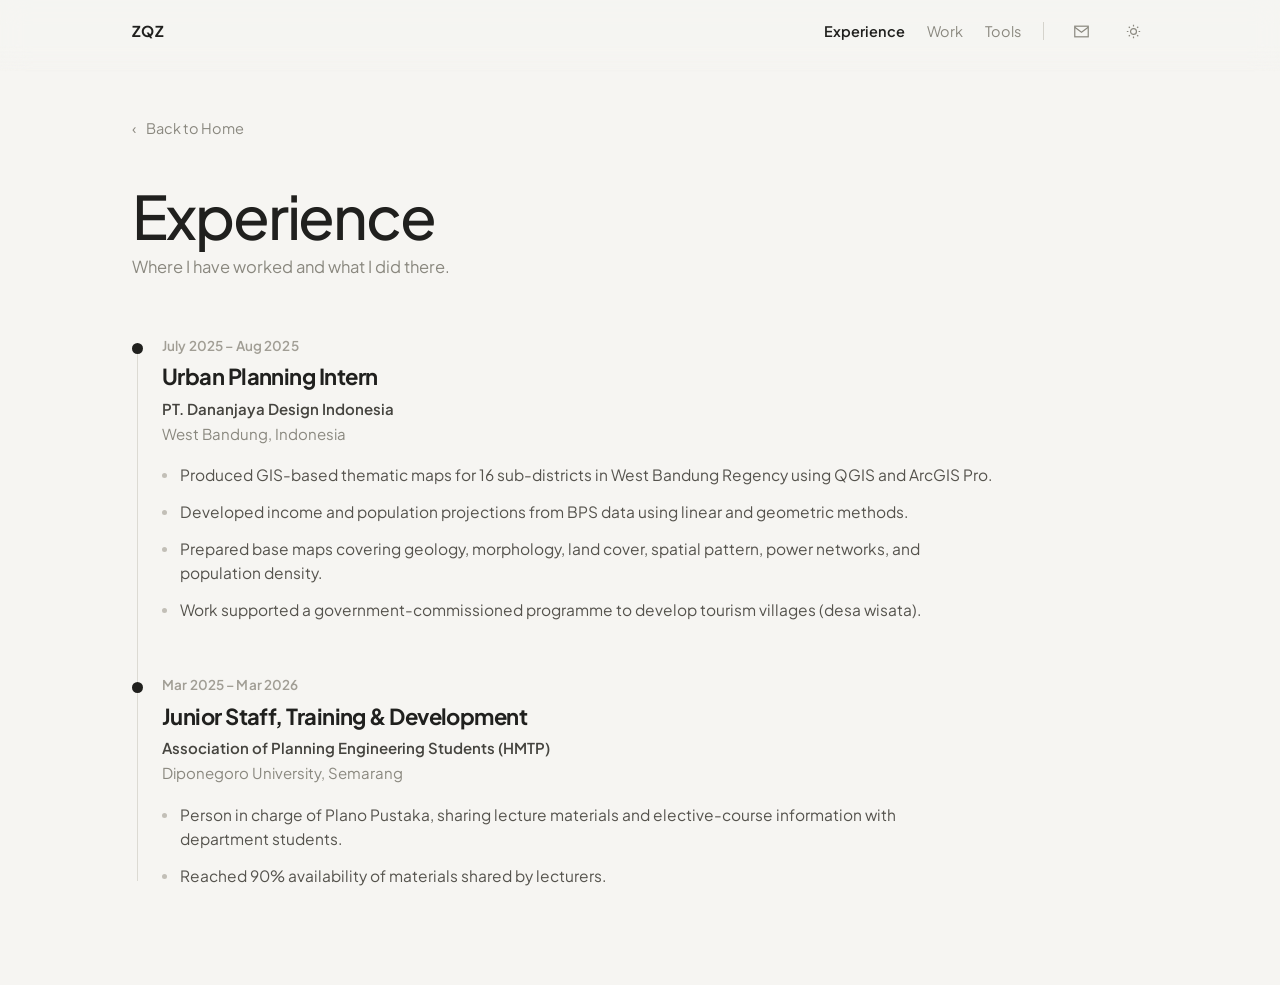
<file: experience.html>
<!DOCTYPE html>
<html lang="en">
<head>
<meta charset="utf-8">
<meta name="viewport" content="width=device-width, initial-scale=1">

<title>Experience — Zhillan Qisa Zhahiran</title>
<meta name="description" content="Where Zhillan Qisa Zhahiran has worked and what he did there: urban planning internship and student association work in GIS, mapping and projection.">
<link rel="canonical" href="https://zhillanqisa.github.io/Portofolio/experience.html">

<meta property="og:type" content="website">
<meta property="og:title" content="Experience — Zhillan Qisa Zhahiran">
<meta property="og:description" content="Where I have worked and what I did there.">
<meta property="og:url" content="https://zhillanqisa.github.io/Portofolio/experience.html">
<meta property="og:image" content="https://zhillanqisa.github.io/Portofolio/assets/og-preview.png">
<meta name="twitter:card" content="summary_large_image">
<meta name="twitter:image" content="https://zhillanqisa.github.io/Portofolio/assets/og-preview.png">

<link rel="icon" href="data:image/svg+xml,%3Csvg xmlns='http://www.w3.org/2000/svg' viewBox='0 0 32 32'%3E%3Crect width='32' height='32' fill='%23f6f5f2'/%3E%3Ctext x='16' y='23' text-anchor='middle' font-family='Helvetica,Arial,sans-serif' font-size='19' font-weight='700' fill='%2320201e'%3EZ%3C/text%3E%3C/svg%3E">

<link rel="preconnect" href="https://fonts.googleapis.com">
<link rel="preconnect" href="https://fonts.gstatic.com" crossorigin>
<link href="https://fonts.googleapis.com/css2?family=Plus+Jakarta+Sans:wght@400;500;600;700&display=swap" rel="stylesheet">
<link rel="stylesheet" href="styles.css">
<script src="app.js" defer></script>
</head>
<body>

<div class="page">

  <header class="site-header" data-theme-scope>
    <div class="wrap">
      <a class="brand" href="index.html">ZQZ</a>
      <nav class="nav">
        <span class="nav__current">Experience</span>
        <a href="index.html#work">Work</a>
        <a href="index.html#skills">Tools</a>
        <span class="nav__sep"></span>
        <a class="nav__icon" href="index.html#contact" aria-label="Contact"><svg width="17" height="17" viewBox="0 0 24 24" fill="none" stroke="currentColor" stroke-width="1.7" aria-hidden="true"><rect x="2.5" y="4.5" width="19" height="15"/><path d="M2.5 6l9.5 7 9.5-7"/></svg></a>
        <button type="button" class="nav__icon" data-themebtn data-on="light" aria-label="Toggle dark mode" title="Toggle dark mode"></button>
      </nav>
    </div>
  </header>

  <main class="wrap detail" data-theme-scope>
    <a class="back" href="index.html"><span>‹</span><span>Back to Home</span></a>

    <div class="detail__head">
      <h1>Experience</h1>
      <p>Where I have worked and what I did there.</p>
    </div>

    <div class="tl">
      <span class="tl__line" data-timeline></span>
      <div class="tl__items">

        <div class="tl__item" data-reveal>
          <span class="tl__dot" data-dot></span>
          <div class="tl__when">July 2025 – Aug 2025</div>
          <div class="tl__title">Urban Planning Intern</div>
          <div class="tl__org">PT. Dananjaya Design Indonesia</div>
          <div class="tl__place">West Bandung, Indonesia</div>
          <ul class="bullets">
            <li><span>Produced GIS-based thematic maps for 16 sub-districts in West Bandung Regency using QGIS and ArcGIS Pro.</span></li>
            <li><span>Developed income and population projections from BPS data using linear and geometric methods.</span></li>
            <li><span>Prepared base maps covering geology, morphology, land cover, spatial pattern, power networks, and population density.</span></li>
            <li><span>Work supported a government-commissioned programme to develop tourism villages (desa wisata).</span></li>
          </ul>
        </div>

        <div class="tl__item" data-reveal>
          <span class="tl__dot" data-dot></span>
          <div class="tl__when">Mar 2025 – Mar 2026</div>
          <div class="tl__title">Junior Staff, Training &amp; Development</div>
          <div class="tl__org">Association of Planning Engineering Students (HMTP)</div>
          <div class="tl__place">Diponegoro University, Semarang</div>
          <ul class="bullets">
            <li><span>Person in charge of Plano Pustaka, sharing lecture materials and elective-course information with department students.</span></li>
            <li><span>Reached 90% availability of materials shared by lecturers.</span></li>
          </ul>
        </div>

      </div>
    </div>
  </main>

</div>

</body>
</html>
</file>
<file: styles.css>
/* Zhillan Qisa Zhahiran — portfolio
   Rebuilt from the design canvas export in design/.
   Values lifted from the design's inline styles and <helmet> block. */

:root {
  --bg: #f6f5f2;
  --ink: #20201e;
  --muted: #6b6963;
  --faint: #8a887f;
  --line: #dcdad3;
  --line-soft: #e6e4dd;
  --rule: #c2bfb7;
  --hair: #c9c7c0;
  --panel: #efeee9;
  --card-bg: #fbfaf8;
  --body: #55534d;
  --body-strong: #45443f;
  --date: #a19e95;
  --dot-idle: #b8b5ad;
  --btn-border: #cbc9c2;
  --btn-solid-hover: #3a3934;
  --select: #e3e1da;
  --medal: #a2703f;

  --dark-bg: #20201e;
  --dark-ink: #f2f1ed;
  --dark-muted: #86837b;
  --dark-line: #35342f;
  --dark-underline: #4a4944;

  --sans: "Plus Jakarta Sans", Helvetica, Arial, sans-serif;
  --ease: cubic-bezier(0.19, 1, 0.22, 1);
}

/* ---------------------------------- base ---------------------------------- */

*, *::before, *::after { box-sizing: border-box; }

html { scroll-behavior: smooth; }

body {
  margin: 0;
  background: var(--bg);
  color: var(--ink);
  font-family: var(--sans);
  font-size: 16px;
  line-height: 1.55;
  min-height: 100vh;
  -webkit-font-smoothing: antialiased;
}

a { color: var(--ink); text-decoration: none; border-bottom: 1px solid var(--hair); }
a:hover { border-bottom-color: var(--ink); }
::selection { background: var(--select); }
img { max-width: 100%; }

.page { min-height: 100vh; background: var(--bg); }
.wrap { max-width: 1080px; margin: 0 auto; padding: 0 32px; }

h1, h2, h3 { margin: 0; }

.h2 {
  font-size: clamp(26px, 3.2vw, 34px);
  line-height: 1.05;
  font-weight: 600;
  letter-spacing: -0.03em;
}

/* --------------------------------- dark mode -------------------------------
   The design inverts whole scopes and re-inverts images, so one filter flips
   the entire palette without a second set of tokens. */

html.zq-dark { background: #131315; }
html.zq-dark body { background: #131315; }
html.zq-dark .page { background: #141416 !important; }

[data-theme-scope] { filter: invert(0) hue-rotate(0deg); transition: filter 0.5s cubic-bezier(0.4, 0, 0.2, 1); }
html.zq-dark [data-theme-scope] { filter: invert(0.93) hue-rotate(180deg); }
html.zq-dark [data-theme-scope] img { filter: invert(1) hue-rotate(180deg); }

[data-themebtn] svg { transition: transform 0.5s cubic-bezier(0.34, 1.56, 0.64, 1), opacity 0.3s ease; }
[data-themebtn][data-on="dark"] svg { transform: rotate(140deg); }

/* -------------------------------- animation -------------------------------- */

@keyframes zq-rise { from { opacity: 0; transform: translateY(22px); } to { opacity: 1; transform: none; } }
@keyframes zq-line { from { transform: scaleX(0); } to { transform: scaleX(1); } }
@keyframes zq-grow { from { transform: scaleY(0); } to { transform: scaleY(1); } }
@keyframes zq-dot  { from { opacity: 0; transform: scale(0.2); } to { opacity: 1; transform: none; } }
@keyframes zq-fade { from { opacity: 0; } to { opacity: 1; } }
@keyframes zq-zoom { from { opacity: 0; transform: scale(0.96) translateY(12px); } to { opacity: 1; transform: none; } }
@keyframes zq-mq-l { from { transform: translate3d(0,0,0); } to { transform: translate3d(-50%,0,0); } }
@keyframes zq-mq-r { from { transform: translate3d(-50%,0,0); } to { transform: translate3d(0,0,0); } }

[data-reveal] { opacity: 0; }
[data-reveal].zq-in { animation: zq-rise 0.85s var(--ease) forwards; }
[data-reveal].zq-in > * { animation: zq-rise 0.85s var(--ease) backwards; }
[data-stagger].zq-in > *:nth-child(1) { animation-delay: 0.04s; }
[data-stagger].zq-in > *:nth-child(2) { animation-delay: 0.12s; }
[data-stagger].zq-in > *:nth-child(3) { animation-delay: 0.2s; }
[data-stagger].zq-in > *:nth-child(4) { animation-delay: 0.28s; }
[data-stagger].zq-in > *:nth-child(5) { animation-delay: 0.36s; }

[data-rule] { transform: scaleX(0); transform-origin: left; }
[data-rule].zq-in { animation: zq-line 1.1s var(--ease) forwards; }

[data-timeline] { transform: scaleY(0); transform-origin: top; }
[data-timeline].zq-in { animation: zq-grow 1.2s var(--ease) 0.1s forwards; }
[data-dot] { opacity: 0; }
[data-dot].zq-in { animation: zq-dot 0.5s cubic-bezier(0.34, 1.56, 0.64, 1) forwards; }

[data-hero] > * { animation: zq-rise 0.9s var(--ease) backwards; }
[data-hero] > *:nth-child(1) { animation-delay: 0.05s; }
[data-hero] > *:nth-child(2) { animation-delay: 0.15s; }
[data-hero] > *:nth-child(3) { animation-delay: 0.25s; }
[data-hero] > *:nth-child(4) { animation-delay: 0.35s; }

[data-float] {
  transition: transform 0.7s var(--ease), box-shadow 0.7s var(--ease), border-color 0.5s ease;
  box-shadow: 0 1px 2px rgba(32, 32, 30, 0.04);
}
[data-float]:hover { transform: translateY(-10px); box-shadow: 0 26px 50px -18px rgba(32, 32, 30, 0.28); border-color: var(--rule); }

[data-card] {
  transition: transform 0.6s var(--ease), box-shadow 0.6s var(--ease), border-color 0.4s ease;
  box-shadow: 0 1px 2px rgba(32, 32, 30, 0.05);
}
[data-card]:hover, [data-card]:focus-visible {
  transform: translateY(-10px) rotate(-0.5deg);
  box-shadow: 0 26px 46px -18px rgba(32, 32, 30, 0.3);
  border-color: var(--dot-idle);
  outline: none;
}
[data-expand] { opacity: 0; transform: translateY(-4px); transition: opacity 0.35s ease, transform 0.35s ease; }
[data-card]:hover [data-expand], [data-card]:focus-visible [data-expand] { opacity: 1; transform: none; }

[data-plate] { transition: border-color 0.4s ease; }
[data-tag] { transition: border-color 0.3s ease, color 0.3s ease, transform 0.3s ease; }
[data-tag]:hover { border-color: var(--ink); color: var(--ink); transform: translateY(-2px); }
[data-cta] { transition: transform 0.35s var(--ease), background 0.3s ease, border-color 0.3s ease, color 0.25s ease; }
[data-cta]:hover { transform: translateY(-2px); }

@media (prefers-reduced-motion: reduce) {
  * { animation: none !important; transition: none !important; }
  [data-reveal], [data-dot] { opacity: 1; }
  [data-rule], [data-timeline] { transform: none; }
  [data-hero-inner] { opacity: 1 !important; transform: none !important; filter: none !important; }
}

/* --------------------------------- header --------------------------------- */

.site-header {
  position: sticky;
  top: 0;
  z-index: 10;
  background: rgba(246, 245, 242, 0.6);
  backdrop-filter: blur(14px) saturate(1.1);
  -webkit-backdrop-filter: blur(14px) saturate(1.1);
  -webkit-mask-image: linear-gradient(180deg, #000 62%, rgba(0, 0, 0, 0.55) 82%, transparent);
  mask-image: linear-gradient(180deg, #000 62%, rgba(0, 0, 0, 0.55) 82%, transparent);
}
.site-header .wrap {
  padding: 16px 32px 26px;
  display: flex;
  align-items: center;
  justify-content: space-between;
  gap: 24px;
}
.brand { border-bottom: none; font-size: 15px; font-weight: 700; letter-spacing: 0.02em; color: var(--ink); }

.nav { display: flex; align-items: center; gap: 10px 22px; font-size: 14.5px; flex-wrap: wrap; }
.nav a { border-bottom: none; color: var(--faint); transition: color 0.25s ease; }
.nav a:hover { color: var(--ink); }
.nav__current { color: var(--ink); font-weight: 600; }
.nav__sep { width: 1px; height: 18px; background: #d5d3cc; }
.nav__icon {
  border-bottom: none;
  color: var(--faint);
  display: inline-flex;
  align-items: center;
  justify-content: center;
  width: 30px;
  height: 30px;
  border-radius: 8px;
  cursor: pointer;
  background: none;
  border: none;
  padding: 0;
}
.nav__icon:hover { color: var(--ink); background: rgba(32, 32, 30, 0.06); }

/* ---------------------------------- hero ---------------------------------- */

.hero-stage { position: sticky; top: 0; z-index: 0; }
.hero { padding: 108px 32px 88px; }
.hero__inner { display: flex; flex-wrap: wrap; gap: 56px; align-items: flex-start; will-change: transform, opacity; }

.portrait {
  flex: 0 0 300px;
  max-width: 100%;
  aspect-ratio: 3 / 4;
  border: 1px solid var(--line);
  overflow: hidden;
  background: var(--panel);
  animation: zq-rise 1s var(--ease) backwards;
}
.portrait img {
  width: 100%; height: 100%;
  object-fit: cover; object-position: 50% 22%;
  display: block;
  transition: transform 1.1s var(--ease), filter 0.6s ease;
}
.portrait:hover img { transform: scale(1.045); }

.hero__text { display: grid; grid-template-columns: 1fr; gap: 40px; flex: 1 1 380px; min-width: 0; }

.eyebrow {
  font-size: 11.5px;
  letter-spacing: 0.14em;
  text-transform: uppercase;
  color: var(--muted);
  display: flex;
  gap: 18px;
  flex-wrap: wrap;
}
.eyebrow__sep { color: var(--rule); }

.hero h1 {
  font-size: clamp(40px, 6.4vw, 76px);
  line-height: 1.02;
  font-weight: 700;
  letter-spacing: -0.035em;
  max-width: 18ch;
  text-wrap: balance;
}
.verified { display: inline-block; vertical-align: 0.06em; margin-left: 0.22em; color: #1d9bf0; white-space: nowrap; }

.hero__socials { display: flex; gap: 12px; align-items: center; }
.social {
  border-bottom: none;
  color: var(--muted);
  display: inline-flex;
  width: 34px; height: 34px;
  align-items: center; justify-content: center;
  border: 1px solid var(--line);
  border-radius: 8px;
}
.social:hover { color: var(--ink); border-color: var(--ink); }

.lead { max-width: 64ch; font-size: 19px; line-height: 1.65; color: var(--body-strong); text-wrap: pretty; }

.actions { display: flex; gap: 14px; flex-wrap: wrap; align-items: center; }
.btn { border-bottom: none; font-size: 12px; letter-spacing: 0.08em; text-transform: uppercase; }
.btn--solid { background: var(--ink); color: var(--bg); padding: 13px 22px; }
.btn--solid:hover { background: var(--btn-solid-hover); }
.btn--ghost { border: 1px solid var(--btn-border); color: var(--ink); padding: 12px 22px; }
.btn--ghost:hover { border-color: var(--ink); }

/* the rest of the page scrolls over the sticky hero */
.scroll-over {
  position: relative;
  z-index: 1;
  background: var(--bg);
  box-shadow: 0 -30px 60px -30px rgba(32, 32, 30, 0.16);
  min-height: 100vh;
}

.rule > div { height: 1px; background: var(--line); }
.section { padding: 72px 32px; }

/* --------------------------------- 01 about -------------------------------- */

.about { display: grid; gap: 30px; }
.about__body { display: grid; gap: 26px; max-width: 68ch; }
.about__text { font-size: 17.5px; line-height: 2; color: var(--body); text-wrap: pretty; }

.pill {
  display: inline-flex;
  align-items: center;
  gap: 7px;
  padding: 3px 12px 3px 8px;
  border: 1px solid var(--line);
  border-radius: 999px;
  background: var(--card-bg);
  white-space: nowrap;
  vertical-align: 2px;
}
.pill__icon { width: 15px; height: 15px; display: block; }
.pill__name { font-size: 14.5px; color: var(--ink); }

.btn--pill {
  border-bottom: none;
  display: inline-flex;
  align-items: center;
  gap: 10px;
  background: var(--ink);
  color: var(--bg);
  font-size: 15px;
  font-weight: 600;
  padding: 14px 24px;
  border-radius: 999px;
}
.btn--pill:hover { background: var(--btn-solid-hover); }

/* ----------------------------- experience list ----------------------------- */

.stack { display: grid; gap: 40px; }
.head-row { display: flex; flex-wrap: wrap; gap: 14px 24px; align-items: baseline; justify-content: space-between; }
.link-more { border-bottom: none; display: inline-flex; align-items: center; gap: 7px; font-size: 14.5px; color: var(--faint); }
.link-more:hover { color: var(--ink); }

.roles { display: grid; gap: 34px; }
.role { display: grid; grid-template-columns: 168px 1fr; gap: 8px 32px; align-items: start; }
.role__when { font-size: 13.5px; color: var(--date); letter-spacing: 0.01em; padding-top: 4px; }
.role__body { display: grid; gap: 4px; min-width: 0; }
.role__title { font-size: 20px; font-weight: 700; letter-spacing: -0.02em; }
.role__org { font-size: 14.5px; font-weight: 600; color: var(--body-strong); }
.role__place { font-size: 14.5px; color: var(--faint); }

@media (max-width: 640px) {
  .role { grid-template-columns: 1fr; gap: 6px; }
}

/* -------------------------------- education -------------------------------- */

.edu { display: grid; grid-template-columns: 168px 1fr; gap: 8px 32px; align-items: start; }
.edu__row { display: flex; gap: 18px; align-items: flex-start; min-width: 0; }
.edu__logo { flex: 0 0 56px; width: 56px; height: 56px; object-fit: contain; border-radius: 10px; }
.edu__body { display: grid; gap: 4px; min-width: 0; }
@media (max-width: 640px) { .edu { grid-template-columns: 1fr; gap: 6px; } }

/* institution marks beside the workshop credit */
.ws-logos { display: flex; gap: 10px; align-items: center; }
.ws-logos img { width: 40px; height: 40px; object-fit: contain; border-radius: 8px; }
.work__meta:has(.ws-logos) { display: grid; gap: 10px; }

/* --------------------------------- skills ---------------------------------- */

.skills-section { padding: 72px 0; }
.skills-head { display: flex; flex-wrap: wrap; gap: 16px 32px; align-items: baseline; justify-content: space-between; }
.skills-hint { margin-top: 12px; min-height: 22px; font-size: 14.5px; color: var(--muted); text-wrap: pretty; }

.ghost-btn {
  cursor: pointer;
  display: flex;
  align-items: center;
  gap: 9px;
  font-family: inherit;
  font-size: 11px;
  letter-spacing: 0.1em;
  text-transform: uppercase;
  color: var(--muted);
  border: 1px solid var(--line);
  background: none;
  padding: 9px 14px;
}
.ghost-btn:hover { color: var(--ink); border-color: var(--ink); }

.reel { margin-top: 26px; display: grid; gap: 12px; }
.reel[hidden], .skill-grid[hidden] { display: none; }

.mqrow {
  position: relative;
  overflow: hidden;
  padding: 3px 0;
  -webkit-mask-image: linear-gradient(90deg, transparent, #000 9%, #000 91%, transparent);
  mask-image: linear-gradient(90deg, transparent, #000 9%, #000 91%, transparent);
}
.mqtrack { display: flex; width: max-content; gap: 12px; }
.mqrow:hover .mqtrack { animation-play-state: paused; }

.chip {
  display: flex;
  align-items: center;
  gap: 10px;
  flex: 0 0 auto;
  padding: 10px 18px 10px 12px;
  border: 1px solid var(--line);
  border-radius: 999px;
  background: var(--card-bg);
  white-space: nowrap;
  cursor: default;
  transition: border-color 0.3s ease, transform 0.3s var(--ease), box-shadow 0.3s ease, background 0.3s ease;
}
.chip:hover {
  border-color: var(--ink);
  transform: translateY(-3px);
  box-shadow: 0 10px 22px -12px rgba(32, 32, 30, 0.4);
  background: #fff;
}
.chip__dot {
  width: 28px; height: 28px;
  border-radius: 8px;
  display: inline-flex;
  align-items: center; justify-content: center;
  flex: 0 0 28px;
  font-size: 11px;
  font-weight: 600;
  transition: transform 0.35s cubic-bezier(0.34, 1.56, 0.64, 1);
}
.chip:hover .chip__dot { transform: scale(1.14) rotate(-6deg); }
.chip__icon { width: 16px; height: 16px; display: block; }
.chip__name { font-size: 15px; letter-spacing: -0.005em; }

.chip--sm { padding: 8px 14px 8px 8px; border-color: #e4e2db; white-space: normal; }
.chip--sm .chip__dot { width: 26px; height: 26px; flex: 0 0 26px; border-radius: 7px; font-size: 10.5px; }
.chip--sm .chip__icon { width: 15px; height: 15px; }

.skill-grid {
  max-width: 1080px;
  margin: 26px auto 0;
  padding: 0 32px;
  display: grid;
  grid-template-columns: repeat(auto-fit, minmax(240px, 1fr));
  gap: 36px;
}
.skill-col { display: grid; gap: 10px; align-content: start; }
.skill-col__h {
  font-size: 10.5px;
  letter-spacing: 0.12em;
  text-transform: uppercase;
  color: var(--faint);
  padding-bottom: 10px;
  border-bottom: 1px solid var(--line);
}

/* ------------------------------- selected work ----------------------------- */

.work-list { display: grid; gap: 56px; }
.work { display: grid; gap: 18px; }
.work__body { display: grid; gap: 8px; }
.work__head { display: flex; gap: 14px; align-items: baseline; flex-wrap: wrap; }
.work__head h3 { font-size: 24px; font-weight: 500; letter-spacing: -0.015em; }
.work__badge { font-size: 11px; letter-spacing: 0.1em; text-transform: uppercase; color: var(--faint); }
.work__meta { font-size: 11.5px; letter-spacing: 0.06em; color: var(--faint); }
.work__desc { margin: 4px 0 0; max-width: 62ch; font-size: 16.5px; line-height: 1.6; color: var(--body); text-wrap: pretty; }
.work__aside { margin: 10px 0 0; max-width: 62ch; font-size: 15px; line-height: 1.6; color: var(--muted); text-wrap: pretty; }

.tags { list-style: none; margin: 6px 0 0; padding: 0; display: flex; gap: 8px; flex-wrap: wrap; align-items: center; }
.tags--spaced { margin-top: 14px; }
.tag {
  font-size: 12px;
  color: var(--body);
  border: 1px solid var(--line);
  border-radius: 999px;
  padding: 4px 11px 4px 9px;
  display: inline-flex;
  align-items: center;
  gap: 7px;
}
.tag__icon { width: 14px; height: 14px; flex: 0 0 14px; display: block; }

.tabs { display: flex; gap: 8px; flex-wrap: wrap; }
.tab {
  cursor: pointer;
  font-family: inherit;
  font-size: 11px;
  letter-spacing: 0.1em;
  text-transform: uppercase;
  padding: 9px 14px;
  border: 1px solid var(--line);
  background: transparent;
  color: var(--muted);
  transition: all 0.3s ease;
}
.tab:hover { border-color: var(--rule); color: var(--ink); }
.tab--on { border-color: var(--ink); background: var(--ink); color: var(--bg); }
.tab--on:hover { color: var(--bg); border-color: var(--ink); }

.gallery { display: grid; gap: 16px; }

.strip {
  display: flex;
  overflow-x: auto;
  scroll-snap-type: x mandatory;
  scrollbar-width: none;
  -ms-overflow-style: none;
}
.strip::-webkit-scrollbar { display: none; }
.strip--maps { gap: 18px; padding: 2px 2px 22px; }
.strip--shots { gap: 14px; padding: 18px 2px 8px; }

.card {
  flex: 0 0 300px;
  scroll-snap-align: start;
  cursor: pointer;
  position: relative;
  border: 1px solid var(--line);
  background: #fff;
  padding: 0;
  font: inherit;
  color: inherit;
  text-align: left;
  display: block;
}
.card__frame { aspect-ratio: 4 / 3; overflow: hidden; display: flex; align-items: center; justify-content: center; }
.card__frame img { width: 100%; height: 100%; object-fit: contain; display: block; }
.card__foot {
  border-top: 1px solid var(--line-soft);
  padding: 10px 12px;
  display: flex;
  gap: 10px;
  align-items: baseline;
  justify-content: space-between;
}
.card__label { font-size: 10.5px; letter-spacing: 0.04em; color: var(--body-strong); }
.card__sub { font-size: 10px; letter-spacing: 0.06em; color: var(--date); white-space: nowrap; }
.card__open {
  position: absolute;
  top: 12px; right: 12px;
  font-size: 10px;
  letter-spacing: 0.1em;
  text-transform: uppercase;
  color: var(--bg);
  background: var(--ink);
  padding: 4px 8px;
}

.posters { display: grid; grid-template-columns: repeat(auto-fit, minmax(200px, 1fr)); gap: 18px; }
.poster { border-bottom: none; position: relative; display: block; border: 1px solid var(--line); background: #fff; }
.poster__frame { aspect-ratio: 3 / 4; overflow: hidden; }
.poster__frame img { width: 100%; height: 100%; object-fit: cover; object-position: 50% 0; display: block; }
.poster__foot { border-top: 1px solid var(--line-soft); padding: 10px 12px; display: grid; gap: 3px; }
.poster__label { font-size: 10.5px; letter-spacing: 0.04em; color: var(--body-strong); }
.poster__sub { font-size: 10px; letter-spacing: 0.06em; color: var(--date); }
.poster__open {
  position: absolute; top: 10px; right: 10px;
  font-size: 10px; letter-spacing: 0.1em; text-transform: uppercase;
  color: var(--bg); background: var(--ink); padding: 4px 8px;
}

.plates {
  display: grid;
  grid-template-columns: repeat(auto-fit, minmax(150px, 1fr));
  gap: 1px;
  background: var(--line);
  border: 1px solid var(--line);
  margin-top: 10px;
}
.plate { background: var(--bg); padding: 16px 18px; }
.plate__k { font-size: 10.5px; letter-spacing: 0.12em; text-transform: uppercase; color: var(--faint); }
.plate__v { font-size: 15px; margin-top: 6px; }

.report {
  border-bottom: none;
  display: flex;
  gap: 20px;
  align-items: center;
  justify-content: space-between;
  flex-wrap: wrap;
  border: 1px solid var(--btn-border);
  background: var(--panel);
  padding: 20px 22px;
  margin-top: 18px;
}
.report:hover { border-color: var(--ink); }
.report__text { display: grid; gap: 5px; }
.report__k { font-size: 10.5px; letter-spacing: 0.14em; text-transform: uppercase; color: var(--faint); }
.report__title { font-size: 18px; letter-spacing: -0.01em; color: var(--ink); }
.report__cta {
  font-size: 11px; letter-spacing: 0.12em; text-transform: uppercase;
  color: var(--bg); background: var(--ink); padding: 11px 18px; white-space: nowrap;
}

.video {
  border-bottom: none; position: relative; display: block;
  aspect-ratio: 16 / 9; border: 1px solid var(--line); background: #000; overflow: hidden;
}
.video img { width: 100%; height: 100%; object-fit: cover; display: block; }
.video-row { display: flex; gap: 12px; align-items: baseline; justify-content: space-between; flex-wrap: wrap; margin-top: -6px; }
.video-row a {
  border-bottom: none; font-size: 11px; letter-spacing: 0.12em; text-transform: uppercase;
  color: var(--ink); border: 1px solid var(--btn-border); padding: 9px 16px;
}
.video-row a:hover { border-color: var(--ink); }
.video-row span { font-size: 11px; letter-spacing: 0.08em; color: var(--date); }

.banner { position: relative; aspect-ratio: 16 / 9; border: 1px solid var(--line); background: var(--panel); overflow: hidden; }
.banner img { width: 100%; height: 100%; object-fit: cover; display: block; }

.shot { margin: 0; flex: 0 0 260px; scroll-snap-align: start; border: 1px solid var(--line); background: #fff; }
.shot__frame { aspect-ratio: 3 / 2; overflow: hidden; }
.shot__frame img { width: 100%; height: 100%; object-fit: cover; display: block; }
.shot figcaption {
  border-top: 1px solid var(--line-soft);
  padding: 10px 12px;
  font-size: 10.5px;
  letter-spacing: 0.04em;
  color: var(--muted);
  line-height: 1.5;
}

/* -------------------------- writing & competitions -------------------------- */

.writing { display: grid; gap: 0; }
.entry { display: grid; gap: 7px; padding: 22px 0; border-top: 1px solid var(--line); }
.entry__head { display: flex; flex-wrap: wrap; gap: 4px 24px; align-items: baseline; justify-content: space-between; }
.entry__award {
  font-size: 11px; letter-spacing: 0.1em; text-transform: uppercase; color: var(--ink);
  display: flex; align-items: center; gap: 8px;
}
.entry__medal { display: inline-flex; flex: 0 0 auto; color: var(--medal); }
.entry__medal--plain { color: var(--faint); }
.entry__when { font-size: 12.5px; color: var(--date); letter-spacing: 0.02em; }
.entry__title { font-size: 18px; line-height: 1.4; letter-spacing: -0.01em; max-width: 74ch; text-wrap: pretty; }
.entry__kind { font-size: 15px; color: var(--muted); }
.writing__end { border-top: 1px solid var(--line); }

/* ----------------------------- life photo stack ---------------------------- */

.life { display: flex; flex-wrap: wrap; gap: 48px; align-items: center; }
.life__text { flex: 1 1 340px; min-width: 0; display: grid; gap: 26px; }
.life__note { max-width: 46ch; font-size: 16.5px; line-height: 1.75; color: var(--body); text-wrap: pretty; }
.life__tags { display: flex; gap: 10px; flex-wrap: wrap; }
.life__tags span {
  font-size: 14px; color: var(--body-strong);
  border: 1px solid var(--line); border-radius: 999px;
  padding: 6px 16px; background: var(--card-bg);
}

.lifestack {
  flex: 1 1 360px;
  min-width: 280px;
  max-width: 520px;
  position: relative;
  aspect-ratio: 1 / 1;
  padding: 6%;
}
.lifecard {
  position: absolute;
  width: 42%;
  aspect-ratio: 3 / 4;
  border-radius: 18px;
  overflow: hidden;
  background: #e7e5df;
  box-shadow: 0 22px 50px -18px rgba(32, 32, 30, 0.42), 0 2px 6px rgba(32, 32, 30, 0.12);
  transition: transform 0.45s var(--ease), box-shadow 0.45s ease;
}
.lifecard img { width: 100%; height: 100%; object-fit: cover; display: block; }
.lifestack:hover .lifecard { box-shadow: 0 26px 54px -20px rgba(32, 32, 30, 0.34); }
.lifecard:hover {
  transform: rotate(0deg) translateY(-10px) scale(1.03) !important;
  z-index: 9 !important;
  box-shadow: 0 30px 60px -18px rgba(32, 32, 30, 0.5) !important;
}
.lifecard--1 { top: 12%; left: 1%;  z-index: 1; transform: rotate(-9deg); }
.lifecard--2 { top: 6%;  left: 18%; z-index: 2; transform: rotate(5deg); }
.lifecard--3 { top: 2%;  left: 34%; z-index: 3; transform: rotate(-3deg); }
.lifecard--4 { top: 10%; left: 51%; z-index: 4; transform: rotate(9deg); }

/* --------------------------------- contact --------------------------------- */

.contact { background: var(--dark-bg); color: var(--dark-ink); margin-top: 24px; }
.contact .wrap { padding: 88px 32px; }
.contact__grid { display: grid; grid-template-columns: repeat(auto-fit, minmax(190px, 1fr)); gap: 28px; }
.contact__lead {
  font-size: clamp(24px, 3vw, 34px);
  line-height: 1.3;
  font-weight: 500;
  letter-spacing: -0.02em;
  max-width: 30ch;
  text-wrap: balance;
}
.contact__k { font-size: 10.5px; letter-spacing: 0.12em; text-transform: uppercase; color: var(--dark-muted); }
.contact__v { margin-top: 7px; font-size: 16px; display: flex; gap: 10px; align-items: center; }
.contact__icon { flex: 0 0 18px; display: inline-flex; align-items: center; justify-content: center; color: var(--dark-muted); }
.contact a { color: var(--dark-ink); border-bottom-color: var(--dark-underline); }
.contact a:hover { border-bottom-color: var(--dark-ink); }

.site-footer { border-top: 1px solid var(--dark-line); }
.site-footer .wrap {
  padding: 20px 32px;
  display: flex;
  justify-content: space-between;
  gap: 20px;
  flex-wrap: wrap;
  font-size: 11px;
  letter-spacing: 0.08em;
  text-transform: uppercase;
  color: var(--dark-muted);
}

/* -------------------------------- lightbox --------------------------------- */

.lightbox {
  position: fixed;
  inset: 0;
  z-index: 100;
  background: rgba(24, 24, 22, 0.86);
  backdrop-filter: blur(3px);
  display: flex;
  align-items: center;
  justify-content: center;
  padding: 32px;
  cursor: zoom-out;
  animation: zq-fade 0.3s ease forwards;
}
.lightbox[hidden] { display: none; }
.lightbox__panel { max-width: 1100px; width: 100%; cursor: default; animation: zq-zoom 0.5s var(--ease) forwards; }
.lightbox__head { display: flex; flex-wrap: wrap; gap: 10px 20px; align-items: baseline; justify-content: space-between; margin-bottom: 14px; }
.lightbox__id { display: flex; gap: 12px; align-items: baseline; flex-wrap: wrap; }
.lightbox__label { font-size: 12px; letter-spacing: 0.1em; text-transform: uppercase; color: var(--dark-ink); }
.lightbox__sub { font-size: 11px; letter-spacing: 0.08em; color: var(--date); }
.lightbox__frame {
  width: 100%;
  border: 1px solid var(--dark-underline);
  background: #fff;
  display: flex;
  align-items: center;
  justify-content: center;
  min-height: 200px;
}
.lightbox__frame img { max-width: 100%; max-height: 74vh; width: auto; height: auto; object-fit: contain; display: block; }
.lightbox__nav { display: flex; gap: 14px; margin-top: 14px; justify-content: space-between; }
.lightbox__btn {
  cursor: pointer;
  font-family: inherit;
  font-size: 11px;
  letter-spacing: 0.1em;
  text-transform: uppercase;
  color: var(--date);
  background: none;
  border: none;
  padding: 0;
}
.lightbox__btn:hover { color: var(--dark-ink); }
.lightbox__close { border: 1px solid var(--dark-underline); padding: 6px 12px; }
.lightbox__close:hover { color: var(--dark-ink); border-color: var(--date); }

/* ------------------------- experience detail page -------------------------- */

.detail { padding: 44px 32px 96px; }
.back { border-bottom: none; display: inline-flex; align-items: center; gap: 10px; font-size: 14.5px; color: var(--faint); transition: gap 0.3s var(--ease), color 0.25s ease; }
.back:hover { gap: 14px; color: var(--ink); }
.detail__head { margin-top: 44px; display: grid; gap: 8px; }
.detail__head h1 { font-size: clamp(38px, 5.6vw, 60px); line-height: 1.02; font-weight: 500; letter-spacing: -0.035em; }
.detail__head p { margin: 0; font-size: 16.5px; color: var(--faint); max-width: 60ch; text-wrap: pretty; }

.tl { margin-top: 56px; position: relative; padding-left: 30px; }
.tl__line { position: absolute; left: 5px; top: 8px; bottom: 8px; width: 1px; background: var(--line); }
.tl__items { display: grid; gap: 52px; }
.tl__item { position: relative; }
.tl__dot { position: absolute; left: -30px; top: 7px; width: 11px; height: 11px; border-radius: 50%; background: var(--ink); }
.tl__when { font-size: 13.5px; font-weight: 600; color: var(--date); letter-spacing: 0.01em; }
.tl__title { margin-top: 3px; font-size: 22px; font-weight: 700; letter-spacing: -0.025em; }
.tl__org { margin-top: 3px; font-size: 15px; font-weight: 600; color: var(--body-strong); }
.tl__place { margin-top: 2px; font-size: 15px; color: var(--faint); }

.bullets { list-style: none; margin: 18px 0 0; padding: 0; display: grid; gap: 12px; }
.bullets li { display: flex; gap: 13px; align-items: baseline; }
.bullets li::before {
  content: "";
  flex: 0 0 5px;
  width: 5px; height: 5px;
  border-radius: 50%;
  background: var(--rule);
  transform: translateY(-3px);
}
.bullets span { font-size: 15.5px; line-height: 1.6; color: var(--body); max-width: 78ch; text-wrap: pretty; }

/* --------------------------------- mobile ----------------------------------
   The sticky hero only works while it is shorter than the viewport. On a phone
   it stacks and runs about twice the screen height, so sticky degrades into a
   normal scroll and the page never slides over it. Below this width the hero
   becomes a plain section and app.js turns the parallax off to match. */

@media (max-width: 860px) {
  .hero-stage { position: static; }
  .scroll-over { min-height: 0; box-shadow: none; }
  .hero { padding: 64px 20px 56px; }
  .hero__inner { gap: 32px; }
  .portrait { flex: 0 0 auto; width: 100%; max-width: 300px; }
  .hero__text { gap: 28px; }
  .hero h1 { max-width: none; }
  .lead { font-size: 17.5px; }
}

@media (max-width: 640px) {
  .wrap { padding: 0 20px; }
  .site-header .wrap { padding: 12px 20px 20px; gap: 12px; }
  .nav { gap: 6px 14px; font-size: 13.5px; }
  .nav__sep { display: none; }

  .section { padding: 56px 20px; }
  .skills-section { padding: 56px 0; }
  .skill-grid { padding: 0 20px; }
  .contact .wrap { padding: 64px 20px; }
  .detail { padding: 32px 20px 72px; }

  .life { gap: 32px; }
  .lifestack { min-width: 0; margin: 0 auto; }
  .card { flex: 0 0 82vw; }
  .shot { flex: 0 0 78vw; }
  .report { gap: 14px; }
  .report__cta { width: 100%; text-align: center; }
}
</file>
